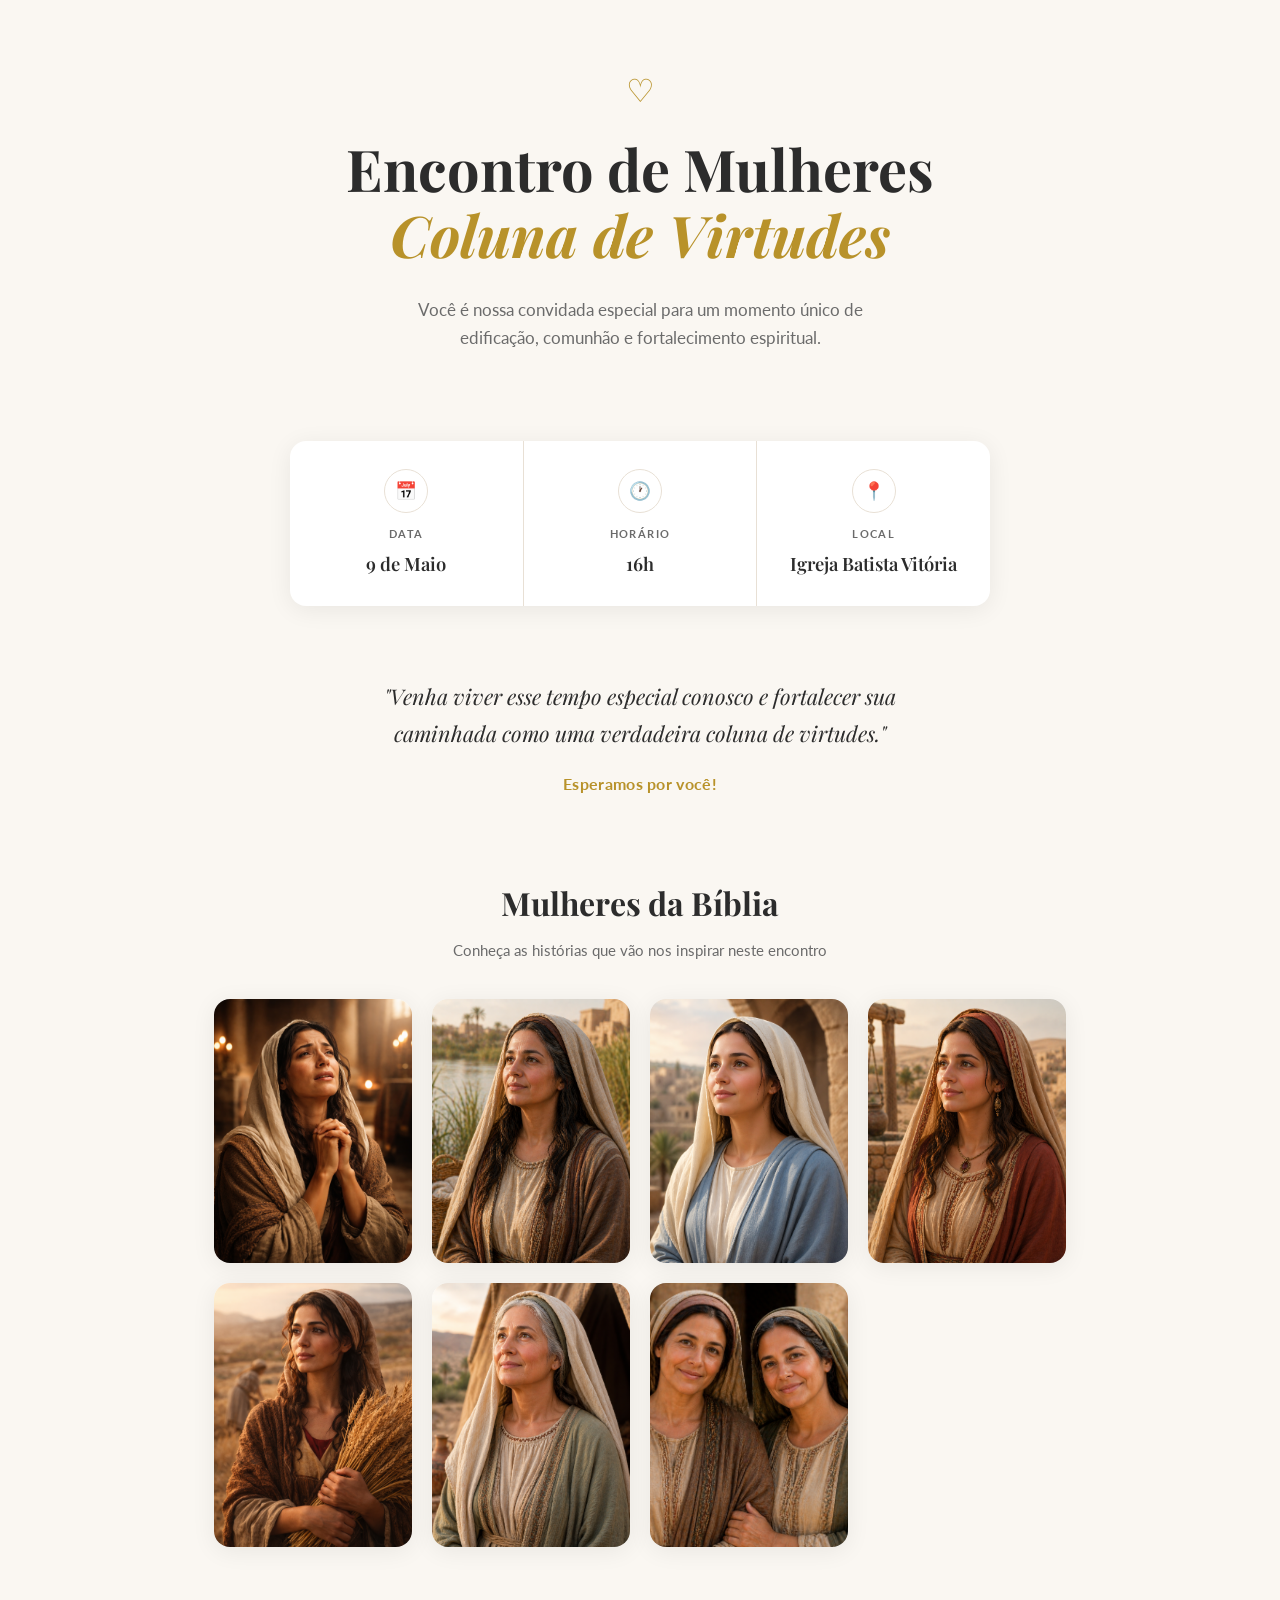
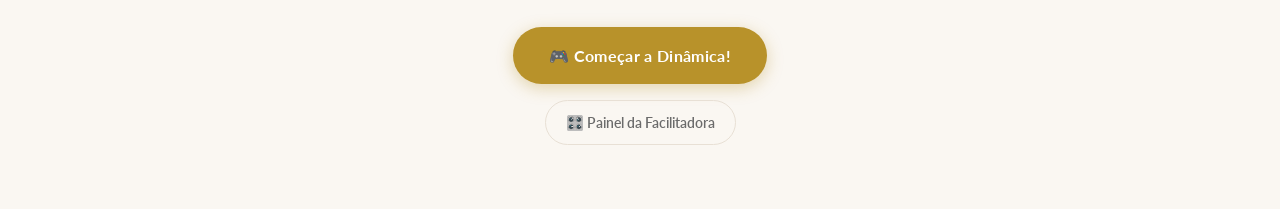
<file: index.html>
<!DOCTYPE html>
<html lang="pt-BR">
<head>
  <meta charset="UTF-8" />
  <meta name="viewport" content="width=device-width, initial-scale=1.0" />
  <title>Encontro de Mulheres — Coluna de Virtudes</title>
  <link rel="stylesheet" href="css/style.css" />
</head>
<body>

  <!-- ===== HERO ===== -->
  <section class="hero">
    <div class="hero-icon">♡</div>
    <h1>
      Encontro de Mulheres
      <span>Coluna de Virtudes</span>
    </h1>
    <p>
      Você é nossa convidada especial para um momento único de
      edificação, comunhão e fortalecimento espiritual.
    </p>
  </section>

  <!-- ===== EVENT INFO ===== -->
  <div class="event-card">
    <div class="event-item">
      <div class="event-icon">📅</div>
      <div class="event-label">Data</div>
      <div class="event-value">9 de Maio</div>
    </div>
    <div class="event-item">
      <div class="event-icon">🕐</div>
      <div class="event-label">Horário</div>
      <div class="event-value">16h</div>
    </div>
    <div class="event-item">
      <div class="event-icon">📍</div>
      <div class="event-label">Local</div>
      <div class="event-value">Igreja Batista Vitória</div>
    </div>
  </div>

  <!-- ===== QUOTE ===== -->
  <section class="quote-section">
    <blockquote>
      "Venha viver esse tempo especial conosco e fortalecer sua
      caminhada como uma verdadeira coluna de virtudes."
    </blockquote>
    <p class="tagline">Esperamos por você!</p>
  </section>

  <!-- ===== CHARACTERS GALLERY ===== -->
  <section class="gallery-section">
    <h2>Mulheres da Bíblia</h2>
    <p class="gallery-sub">Conheça as histórias que vão nos inspirar neste encontro</p>

    <div class="characters-grid">
      <div class="character-card">
        <img src="images/ana.png" alt="Mulher bíblica" />
      </div>
      <div class="character-card">
        <img src="images/joquebede.png" alt="Mulher bíblica" />
      </div>
      <div class="character-card">
        <img src="images/maria.png" alt="Mulher bíblica" />
      </div>
      <div class="character-card">
        <img src="images/rebeca.png" alt="Mulher bíblica" />
      </div>
      <div class="character-card">
        <img src="images/rute.png" alt="Mulher bíblica" />
      </div>
      <div class="character-card">
        <img src="images/sara.png" alt="Mulher bíblica" />
      </div>
      <div class="character-card">
        <img src="images/loide-eunice.png" alt="Mulher bíblica" />
      </div>
    </div>
  </section>

  <!-- ===== CTA ===== -->
  <section class="cta-section">
    <a href="jogo.html" class="btn-primary">🎮 Começar a Dinâmica!</a>
    <div style="margin-top: 16px;">
      <a href="facilitadora.html" class="btn-secondary">🎛️ Painel da Facilitadora</a>
    </div>
  </section>

</body>
</html>
</file>
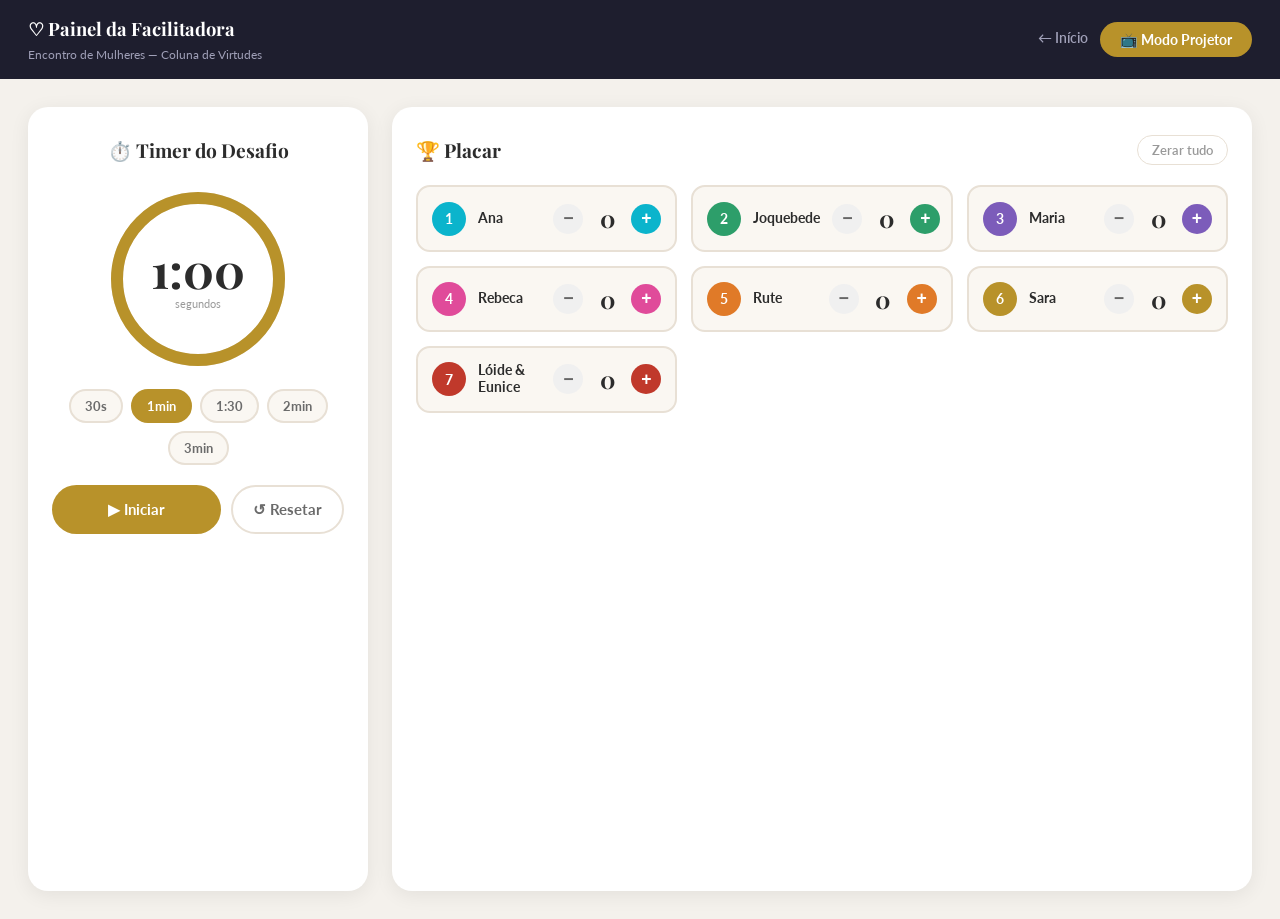
<file: facilitadora.html>
<!DOCTYPE html>
<html lang="pt-BR">
<head>
  <meta charset="UTF-8" />
  <meta name="viewport" content="width=device-width, initial-scale=1.0" />
  <title>Painel da Facilitadora — Coluna de Virtudes</title>
  <link rel="stylesheet" href="css/style.css" />
  <link rel="stylesheet" href="css/facilitadora.css" />
</head>
<body>

  <!-- =====================================================
       CABEÇALHO
       ===================================================== -->
  <header class="fac-header">
    <div class="fac-header-left">
      <span class="fac-title">♡ Painel da Facilitadora</span>
      <span class="fac-subtitle">Encontro de Mulheres — Coluna de Virtudes</span>
    </div>
    <div class="fac-header-right">
      <a href="index.html" class="fac-back-link">← Início</a>
      <button class="btn-projetor" id="btn-projetor">📺 Modo Projetor</button>
    </div>
  </header>

  <!-- =====================================================
       MODO CONTROLE (visível normalmente)
       ===================================================== -->
  <div class="fac-layout control-layout">

    <!-- COLUNA ESQUERDA: Timer -->
    <section class="fac-section timer-section">
      <h2 class="fac-section-title">⏱️ Timer do Desafio</h2>

      <div class="timer-ring-wrap">
        <svg class="timer-ring" viewBox="0 0 120 120">
          <circle class="timer-ring-bg" cx="60" cy="60" r="54"/>
          <circle class="timer-ring-fill" cx="60" cy="60" r="54"
            stroke-linecap="round"
            transform="rotate(-90 60 60)"/>
        </svg>
        <div class="timer-display-wrap">
          <div class="timer-display">1:00</div>
          <div class="timer-label-small">segundos</div>
        </div>
      </div>

      <div class="preset-btns">
        <button class="preset-btn" data-sec="30">30s</button>
        <button class="preset-btn active" data-sec="60">1min</button>
        <button class="preset-btn" data-sec="90">1:30</button>
        <button class="preset-btn" data-sec="120">2min</button>
        <button class="preset-btn" data-sec="180">3min</button>
      </div>

      <div class="timer-actions">
        <button class="btn-start-pause timer-btn-primary">▶ Iniciar</button>
        <button class="btn-reset-timer timer-btn-secondary">↺ Resetar</button>
      </div>
    </section>

    <!-- COLUNA DIREITA: Placar -->
    <section class="fac-section scoreboard-section">
      <div class="scoreboard-header">
        <h2 class="fac-section-title">🏆 Placar</h2>
        <button class="btn-reset-scores" id="btn-reset-scores">Zerar tudo</button>
      </div>

      <div class="sc-grid" id="scoreboard-grid">
        <!-- preenchido pelo JS -->
      </div>
    </section>

  </div>

  <!-- =====================================================
       MODO PROJETOR (fullscreen — visível apenas neste modo)
       ===================================================== -->
  <div class="projector-layout">

    <div class="proj-top">

      <!-- Timer grande -->
      <div class="proj-timer-block">
        <div class="proj-timer-label">⏱ TIMER</div>
        <div class="timer-ring-wrap proj-ring">
          <svg class="timer-ring" viewBox="0 0 120 120">
            <circle class="timer-ring-bg" cx="60" cy="60" r="54"/>
            <circle class="timer-ring-fill" cx="60" cy="60" r="54"
              stroke-linecap="round"
              transform="rotate(-90 60 60)"/>
          </svg>
          <div class="timer-display-wrap">
            <div class="timer-display">1:00</div>
          </div>
        </div>
        <div class="proj-timer-actions">
          <button class="btn-start-pause proj-ctrl-btn">▶ Iniciar</button>
          <button class="btn-reset-timer proj-ctrl-btn secondary">↺</button>
        </div>
      </div>

      <!-- Título central -->
      <div class="proj-title-block">
        <div class="proj-event-title">Encontro de Mulheres</div>
        <div class="proj-event-sub">✨ Coluna de Virtudes ✨</div>
      </div>

      <!-- Botão sair -->
      <div class="proj-exit-block">
        <button class="btn-projetor proj-exit-btn" id="btn-projetor-exit">⊠ Sair</button>
      </div>

    </div>

    <!-- Placar grande -->
    <div class="proj-scoreboard">
      <div class="proj-sc-title">🏆 PLACAR</div>
      <div class="proj-sc-grid" id="proj-scoreboard-grid">
        <!-- Gerado via JS (espelha o sc-grid) -->
      </div>
    </div>

  </div>

  <script src="js/facilitadora.js"></script>
  <script>
    // Espelha o placar no modo projetor
    document.addEventListener('DOMContentLoaded', () => {
      const GRUPOS_INFO = [
        { id: 1, nome: 'Ana',           cor: '#0bb4cc' },
        { id: 2, nome: 'Joquebede',     cor: '#2d9e6a' },
        { id: 3, nome: 'Maria',         cor: '#7c5cba' },
        { id: 4, nome: 'Rebeca',        cor: '#e04b9a' },
        { id: 5, nome: 'Rute',          cor: '#e07a28' },
        { id: 6, nome: 'Sara',          cor: '#b8922a' },
        { id: 7, nome: 'Lóide & Eunice',cor: '#c0392b' },
      ];

      const projGrid = document.getElementById('proj-scoreboard-grid');
      GRUPOS_INFO.forEach((g, i) => {
        const card = document.createElement('div');
        card.className = 'proj-sc-card';
        card.style.borderColor = g.cor;
        card.innerHTML = `
          <div class="proj-sc-badge" style="background:${g.cor}">${g.id}</div>
          <div class="proj-sc-name">${g.nome}</div>
          <div class="proj-sc-score" id="sc-val-${i}">0</div>
        `;
        projGrid.appendChild(card);
      });

      // Botão de sair do projetor dentro da tela projetor
      document.getElementById('btn-projetor-exit')?.addEventListener('click', () => {
        document.body.classList.remove('projector-mode');
        document.getElementById('btn-projetor').textContent = '📺 Modo Projetor';
        document.exitFullscreen?.().catch(() => {});
      });
    });
  </script>
</body>
</html>
</file>
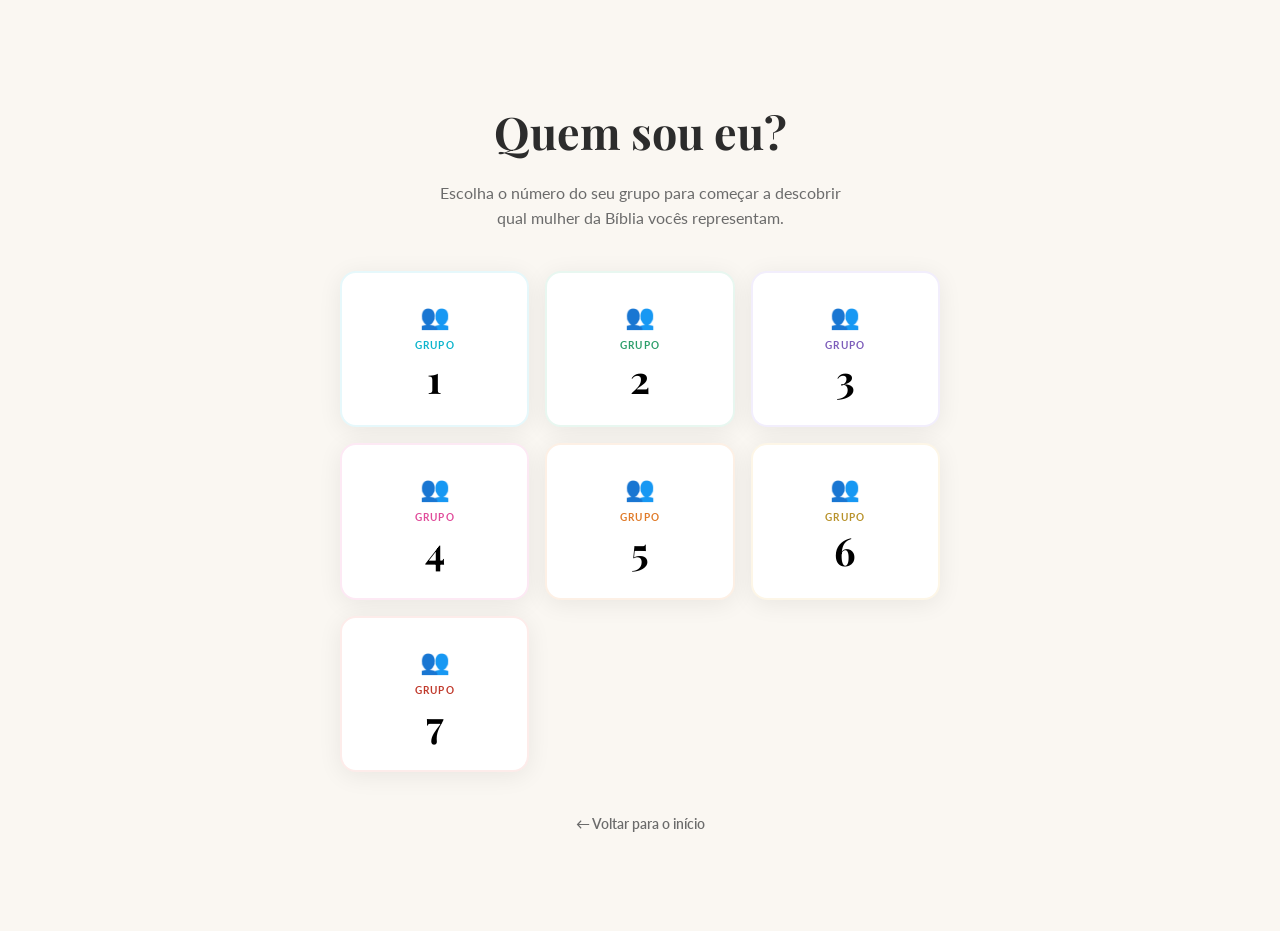
<file: jogo.html>
<!DOCTYPE html>
<html lang="pt-BR">
<head>
  <meta charset="UTF-8" />
  <meta name="viewport" content="width=device-width, initial-scale=1.0" />
  <title>Dinâmica — Quem sou eu?</title>
  <link rel="stylesheet" href="css/style.css" />
</head>
<body>

  <!-- ===================================================
       TELA 1 — Seleção de Grupo
       =================================================== -->
  <div id="screen-select" class="screen active">
    <div style="padding: 48px 24px; text-align: center;">
      <h1>Quem sou eu?</h1>
      <p style="color: var(--text-muted); margin: 12px auto 40px; max-width: 420px;">
        Escolha o número do seu grupo para começar a descobrir qual
        mulher da Bíblia vocês representam.
      </p>

      <div class="groups-grid">
        <button class="group-btn" data-group="1">
          <span class="gb-icon">👥</span>
          <span class="gb-label">Grupo</span>
          <span class="gb-num">1</span>
        </button>
        <button class="group-btn" data-group="2">
          <span class="gb-icon">👥</span>
          <span class="gb-label">Grupo</span>
          <span class="gb-num">2</span>
        </button>
        <button class="group-btn" data-group="3">
          <span class="gb-icon">👥</span>
          <span class="gb-label">Grupo</span>
          <span class="gb-num">3</span>
        </button>
        <button class="group-btn" data-group="4">
          <span class="gb-icon">👥</span>
          <span class="gb-label">Grupo</span>
          <span class="gb-num">4</span>
        </button>
        <button class="group-btn" data-group="5">
          <span class="gb-icon">👥</span>
          <span class="gb-label">Grupo</span>
          <span class="gb-num">5</span>
        </button>
        <button class="group-btn" data-group="6">
          <span class="gb-icon">👥</span>
          <span class="gb-label">Grupo</span>
          <span class="gb-num">6</span>
        </button>
        <button class="group-btn" data-group="7">
          <span class="gb-icon">👥</span>
          <span class="gb-label">Grupo</span>
          <span class="gb-num">7</span>
        </button>
      </div>

      <a href="index.html" class="back-link">← Voltar para o início</a>
    </div>
  </div>

  <!-- ===================================================
       TELA 2 — Jogo
       =================================================== -->
  <div id="screen-game" class="screen">

    <!-- Cabeçalho fixo -->
    <header class="game-header">
      <div class="game-header-left">
        <div class="header-badge" id="header-badge">1</div>
        <span class="header-title" id="header-title">GRUPO 1</span>
      </div>
      <button class="btn-sair" id="btn-sair">Sair</button>
    </header>

    <!-- Barra de progresso — 5 passos -->
    <div class="progress-bar">
      <div class="step-node">
        <div class="step-circle active" data-step="0">1</div>
        <span class="step-label active">DICAS</span>
      </div>
      <div class="step-line" data-line="0"></div>
      <div class="step-node">
        <div class="step-circle" data-step="1">2</div>
        <span class="step-label">PERSONAGEM</span>
      </div>
      <div class="step-line" data-line="1"></div>
      <div class="step-node">
        <div class="step-circle" data-step="2">3</div>
        <span class="step-label">DESEMBARALHE</span>
      </div>
      <div class="step-line" data-line="2"></div>
      <div class="step-node">
        <div class="step-circle" data-step="3">4</div>
        <span class="step-label">REFLEXÃO</span>
      </div>
      <div class="step-line" data-line="3"></div>
      <div class="step-node">
        <div class="step-circle" data-step="4">5</div>
        <span class="step-label">DESAFIO</span>
      </div>
    </div>

    <!-- Conteúdo dinâmico -->
    <div class="game-main" id="game-content">
    </div>

    <!-- Caixa de resposta fixa no rodapé (passo dicas) -->
    <div class="guess-box hidden" id="guess-box">
    </div>

  </div>

  <!-- Scripts -->
  <script src="js/data.js"></script>
  <script src="js/app.js"></script>
</body>
</html>
</file>
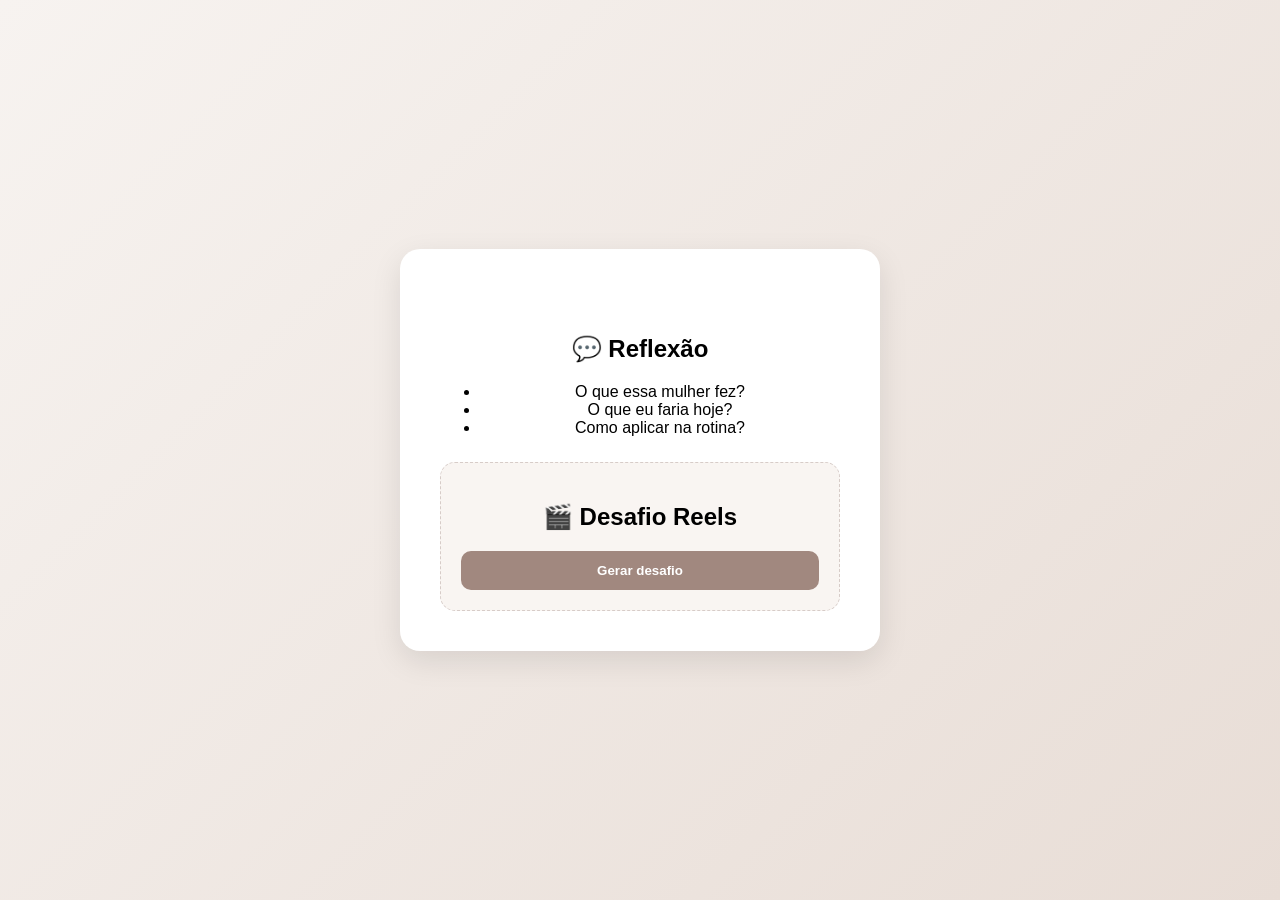
<file: personagem.html>
<!DOCTYPE html>
<html lang="pt-br">
<head>
  <meta charset="UTF-8">
  <meta name="viewport" content="width=device-width, initial-scale=1.0">
  <link rel="stylesheet" href="style.css">

  <title>Descoberta</title>
</head>
<body>

<div class="container">
  <img id="imagem" width="200" style="margin-top:20px; border-radius:15px;">
  <h1 id="nome"></h1>
  <p id="versiculo"></p>

  <h2>💬 Reflexão</h2>
  <ul>
    <li>O que essa mulher fez?</li>
    <li>O que eu faria hoje?</li>
    <li>Como aplicar na rotina?</li>
  </ul>

  <div class="reels">
    <h2>🎬 Desafio Reels</h2>
    <p id="desafio"></p>
    <button onclick="gerarDesafio()">Gerar desafio</button>
  </div>
</div>

<script src="script.js"></script>
</body>
</html>
</file>
<file: css/style.css>
/* =============================================
   ENCONTRO DE MULHERES — COLUNA DE VIRTUDES
   Stylesheet
   ============================================= */

@import url('https://fonts.googleapis.com/css2?family=Playfair+Display:ital,wght@0,400;0,600;0,700;1,400;1,600&family=Lato:wght@300;400;600;700&display=swap');

/* ---- Reset & Base ---- */
*, *::before, *::after { box-sizing: border-box; margin: 0; padding: 0; }

:root {
  --bg: #faf7f2;
  --card-bg: #ffffff;
  --text-dark: #2c2c2c;
  --text-muted: #6b6b6b;
  --gold: #b8922a;
  --gold-light: #d4a843;
  --border: #e8e0d5;
  --radius: 16px;
  --shadow: 0 4px 24px rgba(0,0,0,0.07);
  --shadow-hover: 0 8px 32px rgba(0,0,0,0.12);

  /* Group colors */
  --g1: #0bb4cc; --g1-light: #e6f8fb;
  --g2: #2d9e6a; --g2-light: #e8f7f0;
  --g3: #7c5cba; --g3-light: #f2eefc;
  --g4: #e04b9a; --g4-light: #fde9f4;
  --g5: #e07a28; --g5-light: #fdf0e5;
  --g6: #b8922a; --g6-light: #fdf6e7;
  --g7: #c0392b; --g7-light: #fdecea;
}

html { scroll-behavior: smooth; }

body {
  font-family: 'Lato', sans-serif;
  background: var(--bg);
  color: var(--text-dark);
  min-height: 100vh;
  line-height: 1.6;
}

/* ---- Typography ---- */
h1, h2, h3 { font-family: 'Playfair Display', serif; }

/* ---- Utility ---- */
.hidden { display: none !important; }
.text-center { text-align: center; }
.italic { font-style: italic; }

/* =============================================
   LANDING PAGE  (index.html)
   ============================================= */

/* --- Hero --- */
.hero {
  display: flex;
  flex-direction: column;
  align-items: center;
  padding: 64px 24px 48px;
  text-align: center;
}

.hero-icon { color: var(--gold); font-size: 2rem; margin-bottom: 20px; }

.hero h1 {
  font-size: clamp(2.2rem, 6vw, 3.6rem);
  font-weight: 700;
  color: var(--text-dark);
  line-height: 1.15;
  margin-bottom: 8px;
}

.hero h1 span {
  font-style: italic;
  color: var(--gold);
  display: block;
}

.hero p {
  max-width: 520px;
  color: var(--text-muted);
  font-size: 1.05rem;
  margin: 20px auto 0;
  line-height: 1.7;
}

/* --- Event Info Card --- */
.event-card {
  background: var(--card-bg);
  border-radius: var(--radius);
  box-shadow: var(--shadow);
  display: flex;
  justify-content: center;
  gap: 0;
  margin: 40px auto;
  max-width: 700px;
  width: calc(100% - 48px);
  overflow: hidden;
}

.event-item {
  flex: 1;
  padding: 28px 20px;
  text-align: center;
  border-right: 1px solid var(--border);
}
.event-item:last-child { border-right: none; }

.event-icon {
  width: 44px; height: 44px;
  border-radius: 50%;
  border: 1.5px solid var(--border);
  display: flex; align-items: center; justify-content: center;
  margin: 0 auto 12px;
  color: var(--gold);
  font-size: 1.1rem;
}

.event-label {
  font-size: 0.7rem;
  font-weight: 700;
  letter-spacing: 0.12em;
  text-transform: uppercase;
  color: var(--text-muted);
  margin-bottom: 6px;
}

.event-value {
  font-family: 'Playfair Display', serif;
  font-size: 1.15rem;
  font-weight: 600;
  color: var(--text-dark);
}

/* --- Quote --- */
.quote-section {
  text-align: center;
  padding: 32px 24px;
  max-width: 620px;
  margin: 0 auto;
}

.quote-section blockquote {
  font-family: 'Playfair Display', serif;
  font-style: italic;
  font-size: clamp(1.1rem, 3vw, 1.35rem);
  color: var(--text-dark);
  line-height: 1.7;
}

.quote-section .tagline {
  margin-top: 20px;
  color: var(--gold);
  font-weight: 700;
  font-size: 1rem;
  letter-spacing: 0.02em;
}

/* --- Characters Gallery --- */
.gallery-section {
  padding: 48px 24px;
  max-width: 900px;
  margin: 0 auto;
}

.gallery-section h2 {
  text-align: center;
  font-size: clamp(1.5rem, 4vw, 2rem);
  margin-bottom: 10px;
}

.gallery-section .gallery-sub {
  text-align: center;
  color: var(--text-muted);
  margin-bottom: 36px;
  font-size: 0.95rem;
}

.characters-grid {
  display: grid;
  grid-template-columns: repeat(auto-fill, minmax(180px, 1fr));
  gap: 20px;
}

.character-card {
  background: var(--card-bg);
  border-radius: var(--radius);
  box-shadow: var(--shadow);
  overflow: hidden;
  transition: transform 0.25s ease, box-shadow 0.25s ease;
  cursor: default;
}

.character-card:hover {
  transform: translateY(-4px);
  box-shadow: var(--shadow-hover);
}

.character-card img {
  width: 100%;
  aspect-ratio: 3/4;
  object-fit: cover;
  display: block;
}

.character-card .char-name {
  padding: 12px 14px;
  font-family: 'Playfair Display', serif;
  font-weight: 600;
  font-size: 1rem;
  text-align: center;
  color: var(--text-dark);
}

/* --- CTA Button --- */
.cta-section {
  text-align: center;
  padding: 32px 24px 64px;
}

.btn-primary {
  display: inline-flex;
  align-items: center;
  gap: 10px;
  background: var(--gold);
  color: #fff;
  font-family: 'Lato', sans-serif;
  font-weight: 700;
  font-size: 1rem;
  letter-spacing: 0.02em;
  padding: 16px 36px;
  border-radius: 999px;
  text-decoration: none;
  border: none;
  cursor: pointer;
  transition: background 0.2s ease, transform 0.15s ease, box-shadow 0.2s ease;
  box-shadow: 0 4px 16px rgba(184,146,42,0.35);
}
.btn-primary:hover {
  background: var(--gold-light);
  transform: translateY(-2px);
  box-shadow: 0 8px 24px rgba(184,146,42,0.45);
}

.btn-secondary {
  display: inline-flex;
  align-items: center;
  gap: 8px;
  background: transparent;
  color: var(--text-muted);
  font-family: 'Lato', sans-serif;
  font-size: 0.9rem;
  font-weight: 600;
  padding: 10px 20px;
  border-radius: 999px;
  text-decoration: none;
  border: 1.5px solid var(--border);
  cursor: pointer;
  transition: all 0.2s ease;
}
.btn-secondary:hover { border-color: var(--text-muted); color: var(--text-dark); }

/* =============================================
   GAME PAGE  (jogo.html)
   ============================================= */

/* --- Screen helpers --- */
.screen { display: none; min-height: 100vh; }
.screen.active { display: block; }

/* --- Group Selection --- */
#screen-select {
  padding: 48px 24px;
  text-align: center;
}

#screen-select h1 {
  font-size: clamp(1.8rem, 5vw, 2.8rem);
  margin-bottom: 12px;
}
#screen-select p {
  color: var(--text-muted);
  margin-bottom: 40px;
  font-size: 1rem;
  max-width: 420px;
  margin-left: auto;
  margin-right: auto;
}

.groups-grid {
  display: grid;
  grid-template-columns: repeat(3, 1fr);
  gap: 16px;
  max-width: 600px;
  margin: 0 auto 40px;
}

.group-btn {
  background: var(--card-bg);
  border-radius: var(--radius);
  box-shadow: var(--shadow);
  border: 2px solid transparent;
  padding: 28px 16px;
  cursor: pointer;
  transition: all 0.2s ease;
  display: flex;
  flex-direction: column;
  align-items: center;
  gap: 8px;
  font-family: 'Lato', sans-serif;
}
.group-btn:hover { transform: translateY(-3px); box-shadow: var(--shadow-hover); }

.group-btn .gb-icon { font-size: 1.5rem; }
.group-btn .gb-label {
  font-size: 0.65rem;
  font-weight: 700;
  letter-spacing: 0.12em;
  text-transform: uppercase;
}
.group-btn .gb-num {
  font-family: 'Playfair Display', serif;
  font-size: 2.4rem;
  font-weight: 700;
  line-height: 1;
}

/* Group specific colors */
.group-btn[data-group="1"] { border-color: var(--g1-light); } .group-btn[data-group="1"] .gb-icon, .group-btn[data-group="1"] .gb-label { color: var(--g1); }
.group-btn[data-group="2"] { border-color: var(--g2-light); } .group-btn[data-group="2"] .gb-icon, .group-btn[data-group="2"] .gb-label { color: var(--g2); }
.group-btn[data-group="3"] { border-color: var(--g3-light); } .group-btn[data-group="3"] .gb-icon, .group-btn[data-group="3"] .gb-label { color: var(--g3); }
.group-btn[data-group="4"] { border-color: var(--g4-light); } .group-btn[data-group="4"] .gb-icon, .group-btn[data-group="4"] .gb-label { color: var(--g4); }
.group-btn[data-group="5"] { border-color: var(--g5-light); } .group-btn[data-group="5"] .gb-icon, .group-btn[data-group="5"] .gb-label { color: var(--g5); }
.group-btn[data-group="6"] { border-color: var(--g6-light); } .group-btn[data-group="6"] .gb-icon, .group-btn[data-group="6"] .gb-label { color: var(--g6); }
.group-btn[data-group="7"] { border-color: var(--g7-light); } .group-btn[data-group="7"] .gb-icon, .group-btn[data-group="7"] .gb-label { color: var(--g7); }

.group-btn[data-group="1"]:hover { border-color: var(--g1); background: var(--g1-light); }
.group-btn[data-group="2"]:hover { border-color: var(--g2); background: var(--g2-light); }
.group-btn[data-group="3"]:hover { border-color: var(--g3); background: var(--g3-light); }
.group-btn[data-group="4"]:hover { border-color: var(--g4); background: var(--g4-light); }
.group-btn[data-group="5"]:hover { border-color: var(--g5); background: var(--g5-light); }
.group-btn[data-group="6"]:hover { border-color: var(--g6); background: var(--g6-light); }
.group-btn[data-group="7"]:hover { border-color: var(--g7); background: var(--g7-light); }

/* --- Game Header --- */
.game-header {
  display: flex;
  align-items: center;
  justify-content: space-between;
  padding: 16px 24px;
  background: var(--card-bg);
  border-bottom: 1px solid var(--border);
  position: sticky;
  top: 0;
  z-index: 100;
}

.game-header-left {
  display: flex;
  align-items: center;
  gap: 12px;
}

.header-badge {
  width: 38px; height: 38px;
  border-radius: 50%;
  display: flex; align-items: center; justify-content: center;
  color: #fff;
  font-weight: 700;
  font-size: 1rem;
  flex-shrink: 0;
}

.header-badge.g1 { background: var(--g1); }
.header-badge.g2 { background: var(--g2); }
.header-badge.g3 { background: var(--g3); }
.header-badge.g4 { background: var(--g4); }
.header-badge.g5 { background: var(--g5); }
.header-badge.g6 { background: var(--g6); }
.header-badge.g7 { background: var(--g7); }

.header-title {
  font-weight: 700;
  font-size: 1rem;
  color: var(--text-dark);
}

.btn-sair {
  background: none;
  border: 1.5px solid var(--border);
  border-radius: 999px;
  padding: 6px 18px;
  color: var(--text-muted);
  cursor: pointer;
  font-size: 0.875rem;
  font-family: 'Lato', sans-serif;
  font-weight: 600;
  transition: all 0.2s;
}
.btn-sair:hover { border-color: var(--text-muted); color: var(--text-dark); }

/* --- Progress Steps --- */
.progress-bar {
  display: flex;
  align-items: center;
  padding: 20px 24px 0;
  max-width: 620px;
  margin: 0 auto;
}

.step-node {
  display: flex;
  flex-direction: column;
  align-items: center;
  gap: 6px;
  flex-shrink: 0;
}

.step-circle {
  width: 32px; height: 32px;
  border-radius: 50%;
  border: 2px solid var(--border);
  display: flex; align-items: center; justify-content: center;
  font-weight: 700;
  font-size: 0.85rem;
  color: var(--text-muted);
  background: var(--card-bg);
  transition: all 0.3s ease;
}

.step-circle.active { border-color: var(--group-color, var(--gold)); color: var(--group-color, var(--gold)); background: var(--group-bg, #fdf6e7); }
.step-circle.done { border-color: var(--group-color, var(--gold)); background: var(--group-color, var(--gold)); color: #fff; }

.step-label {
  font-size: 0.6rem;
  font-weight: 700;
  letter-spacing: 0.1em;
  text-transform: uppercase;
  color: var(--text-muted);
}
.step-label.active { color: var(--group-color, var(--gold)); }

.step-line {
  flex: 1;
  height: 2px;
  background: var(--border);
  margin: 0 6px;
  margin-bottom: 20px;
  transition: background 0.3s ease;
}
.step-line.done { background: var(--group-color, var(--gold)); }

/* --- Game Main Content --- */
.game-main {
  max-width: 620px;
  margin: 0 auto;
  padding: 28px 24px 120px;
}

.game-main h2 {
  font-size: clamp(1.6rem, 5vw, 2.2rem);
  text-align: center;
  margin-bottom: 8px;
}

.game-main .subtitle {
  text-align: center;
  color: var(--text-muted);
  font-size: 0.95rem;
  margin-bottom: 28px;
}

/* --- Clue Cards --- */
.clue-card {
  background: var(--card-bg);
  border-radius: var(--radius);
  box-shadow: var(--shadow);
  border-left: 4px solid var(--group-color, var(--gold));
  padding: 18px 20px;
  display: flex;
  align-items: center;
  gap: 14px;
  margin-bottom: 12px;
  animation: slideIn 0.35s ease;
}

@keyframes slideIn {
  from { opacity: 0; transform: translateY(-10px); }
  to { opacity: 1; transform: translateY(0); }
}

.clue-num {
  background: var(--group-color, var(--gold));
  color: #fff;
  font-weight: 700;
  font-size: 0.75rem;
  padding: 3px 8px;
  border-radius: 999px;
  flex-shrink: 0;
}

.clue-text { font-size: 0.98rem; color: var(--text-dark); }

/* --- Reveal Clue Button --- */
.btn-reveal {
  width: 100%;
  padding: 18px;
  background: var(--card-bg);
  border: 2px dashed var(--border);
  border-radius: var(--radius);
  cursor: pointer;
  color: var(--group-color, var(--gold));
  font-family: 'Lato', sans-serif;
  font-weight: 700;
  font-size: 0.95rem;
  transition: all 0.2s ease;
  margin-top: 4px;
}
.btn-reveal:hover { background: var(--group-bg, #fdf6e7); border-color: var(--group-color, var(--gold)); }

/* --- Guess Box --- */
.guess-box {
  position: fixed;
  bottom: 0; left: 0; right: 0;
  background: var(--card-bg);
  border-top: 1px solid var(--border);
  padding: 16px 24px 24px;
  z-index: 50;
  box-shadow: 0 -4px 20px rgba(0,0,0,0.06);
}

.guess-box p {
  text-align: center;
  font-size: 0.85rem;
  color: var(--text-muted);
  margin-bottom: 10px;
}

.guess-form {
  display: flex;
  gap: 10px;
  max-width: 480px;
  margin: 0 auto;
}

.guess-input {
  flex: 1;
  border: 1.5px solid var(--border);
  border-radius: 999px;
  padding: 12px 20px;
  font-family: 'Lato', sans-serif;
  font-size: 0.95rem;
  outline: none;
  background: var(--bg);
  color: var(--text-dark);
  transition: border-color 0.2s;
}
.guess-input:focus { border-color: var(--group-color, var(--gold)); }
.guess-input::placeholder { color: #bbb; }

.guess-submit {
  width: 46px; height: 46px;
  border-radius: 50%;
  border: none;
  background: var(--group-color, var(--gold));
  color: #fff;
  cursor: pointer;
  font-size: 1.1rem;
  display: flex; align-items: center; justify-content: center;
  transition: background 0.2s, transform 0.15s;
  flex-shrink: 0;
}
.guess-submit:hover { transform: scale(1.05); }

/* --- Character Reveal --- */
.char-reveal-card {
  background: var(--card-bg);
  border-radius: var(--radius);
  box-shadow: var(--shadow);
  overflow: hidden;
  margin-bottom: 24px;
  text-align: center;
}

.char-reveal-card img {
  width: 100%;
  height: auto;
  display: block;
  object-fit: contain;
}

.char-reveal-info { padding: 24px; }

.char-reveal-info .char-label {
  font-size: 0.7rem;
  font-weight: 700;
  letter-spacing: 0.14em;
  text-transform: uppercase;
  color: var(--group-color, var(--gold));
  margin-bottom: 8px;
}

.char-reveal-info h3 {
  font-family: 'Playfair Display', serif;
  font-size: 2rem;
  font-weight: 700;
  margin-bottom: 6px;
}

.char-reveal-info .char-verse {
  color: var(--text-muted);
  font-size: 0.9rem;
  font-style: italic;
}

/* --- Secret Notice Banner --- */
.secret-notice {
  background: #fff8e1;
  border: 2px solid #f6cc47;
  border-radius: var(--radius);
  padding: 18px 20px;
  margin-bottom: 24px;
  display: flex;
  gap: 14px;
  align-items: flex-start;
}

.secret-notice .notice-icon {
  font-size: 1.5rem;
  flex-shrink: 0;
  margin-top: 2px;
}

.secret-notice .notice-title {
  font-weight: 700;
  font-size: 0.9rem;
  color: #7a5800;
  margin-bottom: 4px;
}

.secret-notice .notice-text {
  font-size: 0.88rem;
  color: #7a5800;
  line-height: 1.6;
}

/* --- Virtue Card --- */
.virtue-card {
  background: var(--card-bg);
  border-radius: var(--radius);
  box-shadow: var(--shadow);
  padding: 28px 24px;
  margin-bottom: 20px;
}

.virtue-card .virtue-label {
  font-size: 0.7rem;
  font-weight: 700;
  letter-spacing: 0.14em;
  text-transform: uppercase;
  color: var(--group-color, var(--gold));
  margin-bottom: 10px;
}

.virtue-card h3 {
  font-family: 'Playfair Display', serif;
  font-size: 1.6rem;
  margin-bottom: 14px;
  color: var(--text-dark);
}

.virtue-card p {
  color: var(--text-muted);
  font-size: 0.95rem;
  line-height: 1.75;
}

.verse-ref {
  margin-top: 16px;
  display: inline-flex;
  align-items: center;
  gap: 6px;
  background: var(--group-bg, #fdf6e7);
  color: var(--group-color, var(--gold));
  font-weight: 700;
  font-size: 0.8rem;
  padding: 6px 14px;
  border-radius: 999px;
}

/* --- Challenge Screen --- */
.challenge-card {
  background: var(--card-bg);
  border-radius: var(--radius);
  box-shadow: var(--shadow);
  padding: 28px 24px;
  margin-bottom: 20px;
  text-align: center;
}

.challenge-card .trophy { font-size: 3rem; margin-bottom: 12px; }

.challenge-card h3 {
  font-family: 'Playfair Display', serif;
  font-size: 1.6rem;
  margin-bottom: 16px;
}

.challenge-card p {
  color: var(--text-muted);
  font-size: 0.95rem;
  line-height: 1.75;
  margin-bottom: 16px;
}

.challenge-steps {
  text-align: left;
  background: var(--bg);
  border-radius: 12px;
  padding: 18px 20px;
  margin-top: 8px;
}

.challenge-step {
  display: flex;
  gap: 12px;
  align-items: flex-start;
  margin-bottom: 14px;
}
.challenge-step:last-child { margin-bottom: 0; }

.challenge-step .cs-num {
  width: 26px; height: 26px;
  border-radius: 50%;
  background: var(--group-color, var(--gold));
  color: #fff;
  font-size: 0.75rem;
  font-weight: 700;
  display: flex; align-items: center; justify-content: center;
  flex-shrink: 0;
  margin-top: 1px;
}

.challenge-step .cs-text {
  font-size: 0.9rem;
  color: var(--text-dark);
  line-height: 1.55;
}

/* --- Nav Buttons --- */
.game-nav {
  display: flex;
  gap: 12px;
  flex-wrap: wrap;
  justify-content: center;
  margin-top: 24px;
}

.btn-game {
  flex: 1;
  min-width: 140px;
  max-width: 240px;
  padding: 14px 24px;
  border-radius: 999px;
  font-family: 'Lato', sans-serif;
  font-weight: 700;
  font-size: 0.95rem;
  cursor: pointer;
  border: none;
  transition: all 0.2s ease;
  text-align: center;
}

.btn-game.primary {
  background: var(--group-color, var(--gold));
  color: #fff;
  box-shadow: 0 4px 14px rgba(0,0,0,0.15);
}
.btn-game.primary:hover { filter: brightness(1.08); transform: translateY(-2px); }

.btn-game.outline {
  background: transparent;
  color: var(--text-muted);
  border: 1.5px solid var(--border);
}
.btn-game.outline:hover { border-color: var(--text-muted); color: var(--text-dark); }

/* --- Back to home link --- */
.back-link {
  display: block;
  text-align: center;
  margin-top: 24px;
  color: var(--text-muted);
  text-decoration: none;
  font-size: 0.9rem;
  font-weight: 600;
  transition: color 0.2s;
}
.back-link:hover { color: var(--text-dark); text-decoration: underline; }

/* --- Biblical verse on character reveal --- */
.char-verse-ref {
  color: var(--group-color, var(--gold));
  font-size: 0.82rem;
  font-weight: 700;
  letter-spacing: 0.08em;
  text-transform: uppercase;
  margin-bottom: 10px;
}

.char-verse-full {
  font-family: 'Playfair Display', serif;
  font-style: italic;
  font-size: 0.97rem;
  color: var(--text-muted);
  line-height: 1.7;
  border-top: 1px solid var(--border);
  margin-top: 14px;
  padding-top: 14px;
}

/* =============================================
   SCRAMBLE (Desembaralhe a Virtude)
   ============================================= */

.scramble-card {
  background: var(--card-bg);
  border-radius: var(--radius);
  box-shadow: var(--shadow);
  padding: 28px 24px;
  margin-bottom: 20px;
  text-align: center;
}

.scramble-header {
  display: flex;
  align-items: center;
  justify-content: center;
  gap: 10px;
  font-size: 1.05rem;
  font-weight: 700;
  margin-bottom: 8px;
}

.scramble-icon { font-size: 1.3rem; }

.scramble-sub {
  color: var(--text-muted);
  font-size: 0.9rem;
  margin-bottom: 24px;
}

.scramble-letters {
  display: flex;
  flex-wrap: wrap;
  justify-content: center;
  gap: 10px;
  background: var(--group-bg, #fdf6e7);
  border-radius: 12px;
  padding: 20px 16px;
  margin-bottom: 20px;
}

.letter-tile {
  display: inline-flex;
  align-items: center;
  justify-content: center;
  width: 42px;
  height: 42px;
  background: var(--card-bg);
  border: 2px solid var(--border);
  border-radius: 8px;
  font-family: 'Playfair Display', serif;
  font-size: 1.2rem;
  font-weight: 700;
  color: var(--group-color, var(--gold));
  box-shadow: 0 2px 6px rgba(0,0,0,0.06);
}

.scramble-form {
  display: flex;
  gap: 10px;
  max-width: 400px;
  margin: 0 auto;
}

.scramble-input {
  flex: 1;
  border: 2px solid var(--border);
  border-radius: 999px;
  padding: 13px 20px;
  font-family: 'Lato', sans-serif;
  font-size: 0.9rem;
  font-weight: 700;
  letter-spacing: 0.1em;
  text-transform: uppercase;
  outline: none;
  background: var(--bg);
  color: var(--text-dark);
  text-align: center;
  transition: border-color 0.2s;
}
.scramble-input:focus { border-color: var(--group-color, var(--gold)); }
.scramble-input::placeholder { color: #bbb; font-weight: 400; letter-spacing: 0; }

.scramble-submit {
  width: 48px; height: 48px;
  border-radius: 50%;
  border: none;
  background: var(--group-color, var(--gold));
  color: #fff;
  cursor: pointer;
  font-size: 1.15rem;
  font-weight: 700;
  display: flex; align-items: center; justify-content: center;
  transition: background 0.2s, transform 0.15s;
  flex-shrink: 0;
}
.scramble-submit:hover { transform: scale(1.05); }

.scramble-error {
  margin-top: 12px;
  color: #e04b9a;
  font-size: 0.88rem;
  font-weight: 600;
}

.scramble-success {
  margin-top: 14px;
  color: #2d9e6a;
  font-size: 0.95rem;
  font-weight: 700;
}

/* =============================================
   QUESTIONS (Reflexão — Auto Confrontação)
   ============================================= */

.questions-card {
  background: var(--card-bg);
  border-radius: var(--radius);
  box-shadow: var(--shadow);
  padding: 24px;
  margin-bottom: 20px;
}

.questions-header {
  display: flex;
  align-items: center;
  gap: 10px;
  font-size: 1.05rem;
  font-weight: 700;
  margin-bottom: 6px;
}

.questions-sub {
  color: var(--text-muted);
  font-size: 0.88rem;
  margin-bottom: 20px;
}

.questions-list { display: flex; flex-direction: column; gap: 14px; }

.question-item {
  display: flex;
  gap: 14px;
  align-items: flex-start;
  background: var(--bg);
  border-radius: 12px;
  padding: 14px 16px;
}

.question-num {
  width: 28px; height: 28px;
  border-radius: 50%;
  background: var(--group-color, var(--gold));
  color: #fff;
  font-size: 0.78rem;
  font-weight: 700;
  display: flex; align-items: center; justify-content: center;
  flex-shrink: 0;
  margin-top: 1px;
}

.question-text {
  font-size: 0.93rem;
  color: var(--text-dark);
  line-height: 1.6;
}

/* =============================================
   SORTEIO (Desafio Final)
   ============================================= */

.sorteio-card {
  background: var(--card-bg);
  border-radius: var(--radius);
  box-shadow: var(--shadow);
  padding: 28px 24px;
  margin-bottom: 20px;
  text-align: center;
}

.sorteio-label {
  font-size: 0.72rem;
  font-weight: 700;
  letter-spacing: 0.14em;
  text-transform: uppercase;
  color: var(--group-color, var(--gold));
  margin-bottom: 8px;
}

.sorteio-card h3 {
  font-family: 'Playfair Display', serif;
  font-size: 1.45rem;
  margin-bottom: 8px;
}

.sorteio-card p {
  color: var(--text-muted);
  font-size: 0.9rem;
  margin-bottom: 20px;
}

.sorteio-result {
  display: flex;
  flex-direction: column;
  align-items: center;
  gap: 4px;
  margin-bottom: 16px;
  animation: fadeIn 0.3s ease;
}

@keyframes fadeIn {
  from { opacity: 0; transform: scale(0.9); }
  to { opacity: 1; transform: scale(1); }
}

.sorteio-group-num {
  font-family: 'Playfair Display', serif;
  font-size: 1.4rem;
  font-weight: 700;
  color: var(--group-color, var(--gold));
  line-height: 1.4;
  text-align: center;
  transition: all 0.1s ease;
}

.sorteio-result.destaque .sorteio-group-num {
  font-size: 1.55rem;
  animation: pulse 0.4s ease;
  background: var(--group-bg, #fdf6e7);
  border-radius: 12px;
  padding: 16px 20px;
}

@keyframes pulse {
  0% { transform: scale(1); }
  50% { transform: scale(1.15); }
  100% { transform: scale(1); }
}

.btn-sorteio {
  display: inline-flex;
  align-items: center;
  gap: 8px;
  background: var(--group-color, var(--gold));
  color: #fff;
  font-family: 'Lato', sans-serif;
  font-weight: 700;
  font-size: 1rem;
  padding: 14px 32px;
  border-radius: 999px;
  border: none;
  cursor: pointer;
  box-shadow: 0 4px 16px rgba(0,0,0,0.15);
  transition: all 0.2s ease;
}
.btn-sorteio:hover { filter: brightness(1.08); transform: translateY(-2px); }
.btn-sorteio:disabled { opacity: 0.7; cursor: not-allowed; transform: none; }

/* Progress bar small labels on mobile */
@media (max-width: 540px) {
  .step-label { font-size: 0.5rem; }
  .step-circle { width: 26px; height: 26px; font-size: 0.75rem; }
}

/* =============================================
   RESPONSIVE
   ============================================= */

@media (max-width: 540px) {
  .event-card { flex-direction: column; }
  .event-item { border-right: none; border-bottom: 1px solid var(--border); }
  .event-item:last-child { border-bottom: none; }

  .groups-grid { grid-template-columns: repeat(2, 1fr); }

  .characters-grid { grid-template-columns: repeat(2, 1fr); }

  .game-main { padding: 24px 16px 140px; }

  .guess-form { flex-direction: row; }

  .scramble-letters { gap: 8px; padding: 16px 12px; }
  .letter-tile { width: 36px; height: 36px; font-size: 1.05rem; }

  .scramble-form { flex-direction: row; }
}
</file>
<file: css/facilitadora.css>
/* =============================================
   PAINEL DA FACILITADORA
   ============================================= */

/* ─── Header ──────────────────────────────── */
.fac-header {
  display: flex;
  align-items: center;
  justify-content: space-between;
  padding: 14px 28px;
  background: #1e1e2e;
  color: #fff;
  gap: 16px;
  flex-wrap: wrap;
}

.fac-header-left { display: flex; flex-direction: column; gap: 2px; }

.fac-title {
  font-family: 'Playfair Display', serif;
  font-size: 1.15rem;
  font-weight: 700;
  color: #fff;
}

.fac-subtitle {
  font-size: 0.75rem;
  color: #a0a0b8;
  font-weight: 400;
}

.fac-header-right {
  display: flex;
  align-items: center;
  gap: 12px;
}

.fac-back-link {
  color: #a0a0b8;
  text-decoration: none;
  font-size: 0.85rem;
  font-weight: 600;
  transition: color 0.2s;
}
.fac-back-link:hover { color: #fff; }

.btn-projetor {
  background: #b8922a;
  color: #fff;
  border: none;
  border-radius: 999px;
  padding: 9px 20px;
  font-family: 'Lato', sans-serif;
  font-weight: 700;
  font-size: 0.88rem;
  cursor: pointer;
  transition: all 0.2s ease;
  white-space: nowrap;
}
.btn-projetor:hover { background: #d4a843; }

/* ─── Control layout ─────────────────────── */
.fac-layout {
  display: grid;
  grid-template-columns: 340px 1fr;
  gap: 24px;
  padding: 28px;
  min-height: calc(100vh - 60px);
  background: #f4f1ec;
}

.fac-section {
  background: #fff;
  border-radius: 20px;
  padding: 28px 24px;
  box-shadow: 0 4px 20px rgba(0,0,0,0.07);
}

.fac-section-title {
  font-family: 'Playfair Display', serif;
  font-size: 1.2rem;
  margin-bottom: 24px;
  color: #2c2c2c;
}

/* ─── Timer ──────────────────────────────── */
.timer-section { display: flex; flex-direction: column; align-items: center; }

.timer-ring-wrap {
  position: relative;
  width: 180px;
  height: 180px;
  margin-bottom: 20px;
}

.timer-ring { width: 100%; height: 100%; }

.timer-ring-bg {
  fill: none;
  stroke: #e8e0d5;
  stroke-width: 8;
}

.timer-ring-fill {
  fill: none;
  stroke: #b8922a;
  stroke-width: 8;
  transition: stroke-dashoffset 0.9s linear, stroke 0.3s;
}

.timer-display-wrap {
  position: absolute;
  inset: 0;
  display: flex;
  flex-direction: column;
  align-items: center;
  justify-content: center;
}

.timer-display {
  font-family: 'Playfair Display', serif;
  font-size: 3rem;
  font-weight: 700;
  color: #2c2c2c;
  line-height: 1;
  transition: color 0.3s;
}

.timer-display.timer-urgent {
  color: #e04b4b;
  animation: blink 0.6s ease infinite alternate;
}
.timer-display.timer-done { color: #e04b4b; }

@keyframes blink {
  from { opacity: 1; }
  to   { opacity: 0.4; }
}

.timer-label-small { font-size: 0.7rem; color: #999; margin-top: 2px; }

/* Ring urgent colour */
.timer-display.timer-urgent ~ .timer-label-small { color: #e04b4b; }
body:has(.timer-display.timer-urgent) .timer-ring-fill { stroke: #e04b4b; }

.preset-btns {
  display: flex;
  gap: 8px;
  flex-wrap: wrap;
  justify-content: center;
  margin-bottom: 20px;
}

.preset-btn {
  padding: 7px 14px;
  border-radius: 999px;
  border: 2px solid #e8e0d5;
  background: #faf7f2;
  font-family: 'Lato', sans-serif;
  font-weight: 700;
  font-size: 0.82rem;
  cursor: pointer;
  color: #6b6b6b;
  transition: all 0.2s;
}
.preset-btn:hover { border-color: #b8922a; color: #b8922a; }
.preset-btn.active { border-color: #b8922a; background: #b8922a; color: #fff; }

.timer-actions { display: flex; gap: 10px; width: 100%; }

.timer-btn-primary {
  flex: 1;
  padding: 13px;
  background: #b8922a;
  color: #fff;
  border: none;
  border-radius: 999px;
  font-family: 'Lato', sans-serif;
  font-weight: 700;
  font-size: 0.95rem;
  cursor: pointer;
  transition: all 0.2s;
}
.timer-btn-primary:hover { background: #d4a843; }

.timer-btn-secondary {
  padding: 13px 20px;
  background: transparent;
  color: #6b6b6b;
  border: 2px solid #e8e0d5;
  border-radius: 999px;
  font-family: 'Lato', sans-serif;
  font-weight: 700;
  font-size: 0.95rem;
  cursor: pointer;
  transition: all 0.2s;
}
.timer-btn-secondary:hover { border-color: #6b6b6b; color: #2c2c2c; }

/* ─── Scoreboard (control) ───────────────── */
.scoreboard-header {
  display: flex;
  align-items: center;
  justify-content: space-between;
  margin-bottom: 20px;
}

.scoreboard-header .fac-section-title { margin-bottom: 0; }

.btn-reset-scores {
  background: transparent;
  border: 1.5px solid #e8e0d5;
  border-radius: 999px;
  padding: 6px 14px;
  font-family: 'Lato', sans-serif;
  font-size: 0.8rem;
  font-weight: 600;
  color: #999;
  cursor: pointer;
  transition: all 0.2s;
}
.btn-reset-scores:hover { border-color: #e04b4b; color: #e04b4b; }

.sc-grid {
  display: grid;
  grid-template-columns: repeat(auto-fill, minmax(220px, 1fr));
  gap: 14px;
}

.sc-card {
  display: flex;
  align-items: center;
  gap: 12px;
  background: #faf7f2;
  border: 2px solid #e8e0d5;
  border-radius: 14px;
  padding: 12px 14px;
  transition: all 0.25s ease;
}

.sc-card.leader {
  background: #fffbe6;
  border-color: #f6cc47;
  box-shadow: 0 0 0 3px rgba(246,204,71,0.25);
}

.sc-badge {
  width: 34px; height: 34px;
  border-radius: 50%;
  color: #fff;
  font-weight: 700;
  font-size: 0.9rem;
  display: flex; align-items: center; justify-content: center;
  flex-shrink: 0;
}

.sc-name {
  flex: 1;
  font-weight: 700;
  font-size: 0.88rem;
  color: #2c2c2c;
  line-height: 1.2;
}

.sc-controls {
  display: flex;
  align-items: center;
  gap: 8px;
  flex-shrink: 0;
}

.sc-btn {
  width: 30px; height: 30px;
  border-radius: 50%;
  border: none;
  cursor: pointer;
  font-size: 1.1rem;
  font-weight: 700;
  display: flex; align-items: center; justify-content: center;
  transition: all 0.15s;
  line-height: 1;
}
.sc-btn:hover { filter: brightness(1.1); transform: scale(1.1); }

.sc-minus {
  background: #f0f0f0;
  color: #666;
}
.sc-minus:hover { background: #e0e0e0; }

.sc-plus { color: #fff; }

.sc-value {
  font-family: 'Playfair Display', serif;
  font-size: 1.5rem;
  font-weight: 700;
  min-width: 32px;
  text-align: center;
  color: #2c2c2c;
}

/* ─── PROJECTOR MODE ─────────────────────── */

body:not(.projector-mode) .projector-layout { display: none; }
body.projector-mode .control-layout { display: none !important; }
body.projector-mode .fac-header { display: none; }

.projector-layout {
  display: flex;
  flex-direction: column;
  height: 100vh;
  background: #0f0f1a;
  color: #fff;
  padding: 24px 32px 28px;
  gap: 20px;
  overflow: hidden;
}

.proj-top {
  display: grid;
  grid-template-columns: 1fr auto 1fr;
  align-items: center;
  gap: 16px;
}

/* Timer block in projector */
.proj-timer-block { display: flex; flex-direction: column; align-items: flex-start; gap: 10px; }

.proj-timer-label {
  font-size: 0.75rem;
  font-weight: 700;
  letter-spacing: 0.12em;
  color: #b8922a;
  text-transform: uppercase;
}

.proj-ring .timer-ring-wrap { width: 130px; height: 130px; }
.proj-ring .timer-ring { width: 130px; height: 130px; }
.proj-ring .timer-display { font-size: 2.5rem; color: #fff; }
.proj-ring .timer-ring-bg { stroke: #ffffff18; }
.proj-ring .timer-ring-fill { stroke: #b8922a; }

.proj-timer-actions { display: flex; gap: 8px; }

.proj-ctrl-btn {
  padding: 8px 18px;
  border-radius: 999px;
  border: none;
  background: #b8922a;
  color: #fff;
  font-family: 'Lato', sans-serif;
  font-weight: 700;
  font-size: 0.85rem;
  cursor: pointer;
  transition: all 0.2s;
}
.proj-ctrl-btn:hover { background: #d4a843; }
.proj-ctrl-btn.secondary { background: #ffffff18; }
.proj-ctrl-btn.secondary:hover { background: #ffffff30; }

/* Title block in projector */
.proj-title-block { text-align: center; }

.proj-event-title {
  font-family: 'Playfair Display', serif;
  font-size: clamp(1.6rem, 3vw, 2.4rem);
  font-weight: 700;
  color: #fff;
  margin-bottom: 4px;
}

.proj-event-sub {
  font-family: 'Playfair Display', serif;
  font-style: italic;
  font-size: clamp(1rem, 2vw, 1.4rem);
  color: #b8922a;
}

/* Exit block */
.proj-exit-block { display: flex; justify-content: flex-end; }

.proj-exit-btn {
  background: #ffffff14 !important;
  border: 1px solid #ffffff30 !important;
  font-size: 0.8rem !important;
  padding: 8px 16px !important;
}
.proj-exit-btn:hover { background: #ffffff25 !important; }

/* Projector scoreboard */
.proj-scoreboard { flex: 1; display: flex; flex-direction: column; min-height: 0; }

.proj-sc-title {
  text-align: center;
  font-size: 0.72rem;
  font-weight: 700;
  letter-spacing: 0.14em;
  text-transform: uppercase;
  color: #b8922a;
  margin-bottom: 12px;
}

.proj-sc-grid {
  display: grid;
  grid-template-columns: repeat(7, 1fr);
  gap: 10px;
  flex: 1;
  align-items: stretch;
}

.proj-sc-card {
  display: flex;
  flex-direction: column;
  align-items: center;
  justify-content: space-between;
  background: #ffffff0d;
  border: 2px solid transparent;
  border-radius: 16px;
  padding: 14px 8px;
  text-align: center;
  transition: all 0.3s ease;
}

.proj-sc-card.leader {
  background: #ffffff18;
  border-color: #f6cc47 !important;
  box-shadow: 0 0 20px rgba(246,204,71,0.2);
}

.proj-sc-badge {
  width: 40px; height: 40px;
  border-radius: 50%;
  color: #fff;
  font-weight: 700;
  font-size: 1.1rem;
  display: flex; align-items: center; justify-content: center;
  margin-bottom: 6px;
}

.proj-sc-name {
  font-size: clamp(0.55rem, 1.2vw, 0.85rem);
  font-weight: 700;
  color: #ccc;
  line-height: 1.2;
  flex: 1;
  display: flex;
  align-items: center;
  justify-content: center;
}

.proj-sc-score {
  font-family: 'Playfair Display', serif;
  font-size: clamp(2rem, 4vw, 3.5rem);
  font-weight: 700;
  color: #fff;
  line-height: 1;
  margin-top: 4px;
  transition: all 0.2s ease;
}

/* Timer urgent in projector */
body.projector-mode .timer-display.timer-urgent { color: #ff6b6b; }
body.projector-mode:has(.timer-display.timer-urgent) .timer-ring-fill { stroke: #ff6b6b; }

/* ─── RESPONSIVE ─────────────────────────── */

@media (max-width: 900px) {
  .fac-layout { grid-template-columns: 1fr; }
  .timer-section { max-width: 420px; margin: 0 auto; width: 100%; }
}

@media (max-width: 600px) {
  .fac-layout { padding: 16px; }
  .sc-grid { grid-template-columns: 1fr; }
  .proj-sc-grid { grid-template-columns: repeat(4, 1fr); }
  .proj-top { grid-template-columns: 1fr 1fr; grid-template-rows: auto auto; }
  .proj-title-block { grid-column: 1 / -1; }
}
</file>
<file: style.css>
body {
  margin: 0;
  padding: 0;
  font-family: 'Segoe UI', Arial, sans-serif;
  background: linear-gradient(135deg, #f7f3f0, #e8ddd6);
  display: flex;
  justify-content: center;
  align-items: center;
  height: 100vh;
}

/* Card central */
.container {
  background: #ffffff;
  padding: 40px;
  border-radius: 20px;
  box-shadow: 0 10px 30px rgba(0,0,0,0.1);
  text-align: center;
  width: 90%;
  max-width: 400px;
}

/* Título */
h1 {
  margin-bottom: 10px;
  color: #6d4c41;
}

/* Texto dicas */
#dicas {
  font-size: 16px;
  color: #8d6e63;
  margin-bottom: 20px;
}

/* Input */
input {
  width: 100%;
  padding: 12px;
  border-radius: 10px;
  border: 1px solid #d7ccc8;
  margin-bottom: 15px;
  outline: none;
  font-size: 14px;
}

/* Botão */
button {
  width: 100%;
  padding: 12px;
  border: none;
  border-radius: 10px;
  background-color: #a1887f;
  color: white;
  font-weight: bold;
  cursor: pointer;
  transition: 0.3s;
}

button:hover {
  background-color: #8d6e63;
}

/* Reels */
.reels {
  margin-top: 25px;
  padding: 20px;
  border-radius: 15px;
  background: #f9f5f2;
  border: 1px dashed #d7ccc8;
}
</file>
